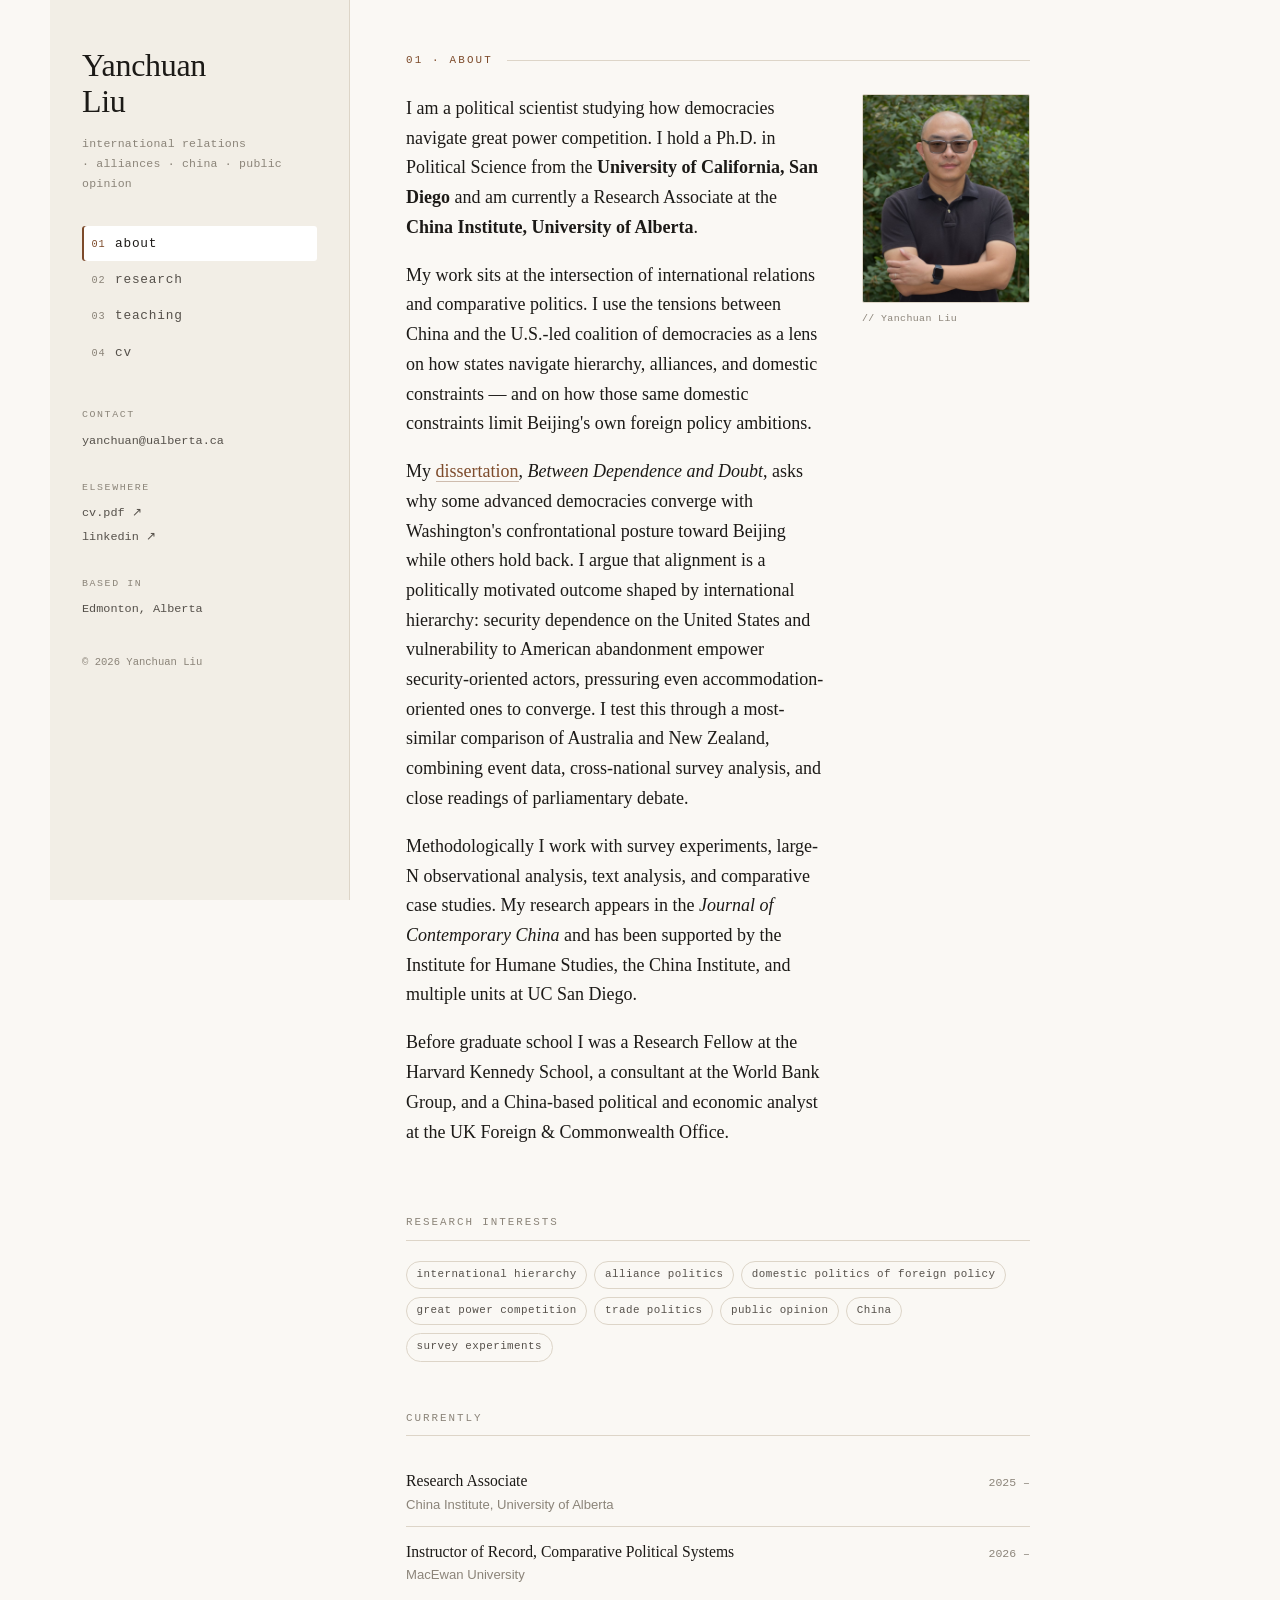
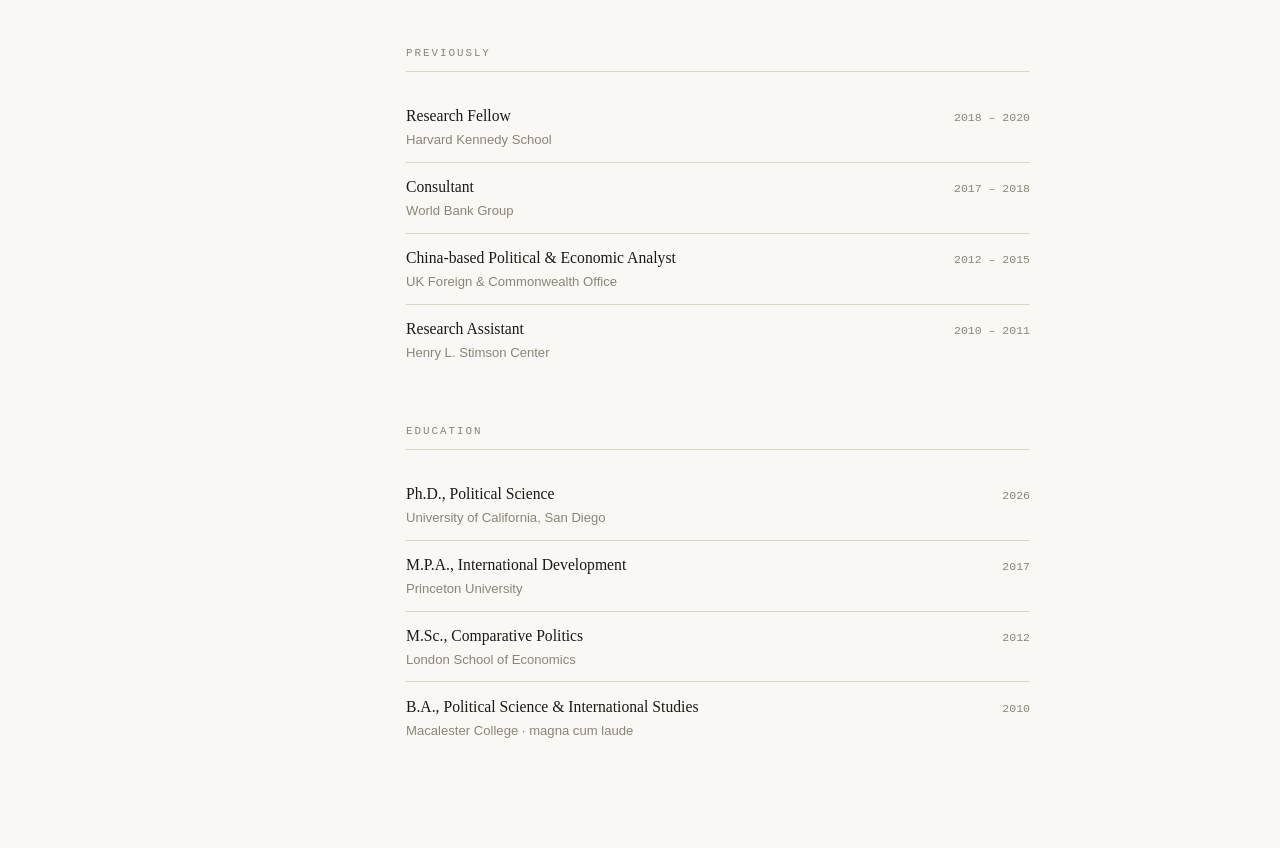
<file: index.html>
<!DOCTYPE html>
<html lang="en">
<head>
<meta charset="utf-8">
<meta name="viewport" content="width=device-width, initial-scale=1">
<title>Yanchuan Liu — Political Scientist</title>
<meta name="description" content="Yanchuan (Yan) Liu is a political scientist studying international hierarchy, alliance politics, and the domestic politics of foreign policy toward China.">
<meta property="og:title" content="Yanchuan Liu — Political Scientist">
<meta property="og:description" content="Political scientist studying international hierarchy, alliance politics, and the domestic politics of foreign policy toward China.">
<meta property="og:type" content="website">
<link rel="stylesheet" href="styles.css">
</head>
<body>
<div class="wrap">

  <aside class="sidebar">
    <h1 class="name"><a href="index.html">Yanchuan<br>Liu</a></h1>
    <p class="tagline">
      international relations<br>
      · alliances · china · public opinion
    </p>

    <ul class="nav">
      <li><a class="active" href="index.html"><span class="n">01</span> About</a></li>
      <li><a href="research.html"><span class="n">02</span> Research</a></li>
      <li><a href="teaching.html"><span class="n">03</span> Teaching</a></li>
      <li><a href="cv.html"><span class="n">04</span> CV</a></li>
    </ul>

    <div class="meta">
      <div class="block">
        <span class="label">Contact</span>
        <a href="mailto:yanchuan@ualberta.ca">yanchuan@ualberta.ca</a>
      </div>
      <div class="block">
        <span class="label">Elsewhere</span>
        <a href="cv.pdf">cv.pdf&nbsp;↗</a><br>
        <a href="https://ca.linkedin.com/in/yanchuanliu">linkedin&nbsp;↗</a>
      </div>
      <div class="block">
        <span class="label">Based in</span>
        Edmonton, Alberta
      </div>
    </div>

    <p class="copyright">© 2026 Yanchuan Liu</p>
  </aside>

  <main>
    <p class="eyebrow">01 · About</p>

    <div class="intro">
      <div>
        <p>I am a political scientist studying how democracies navigate great power competition. I hold a Ph.D. in Political Science from the <strong>University of California, San Diego</strong> and am currently a Research Associate at the <strong>China Institute, University of Alberta</strong>.</p>

        <p>My work sits at the intersection of international relations and comparative politics. I use the tensions between China and the U.S.-led coalition of democracies as a lens on how states navigate hierarchy, alliances, and domestic constraints — and on how those same domestic constraints limit Beijing's own foreign policy ambitions.</p>

        <p>My <a href="research.html">dissertation</a>, <em>Between Dependence and Doubt</em>, asks why some advanced democracies converge with Washington's confrontational posture toward Beijing while others hold back. I argue that alignment is a politically motivated outcome shaped by international hierarchy: security dependence on the United States and vulnerability to American abandonment empower security-oriented actors, pressuring even accommodation-oriented ones to converge. I test this through a most-similar comparison of Australia and New Zealand, combining event data, cross-national survey analysis, and close readings of parliamentary debate.</p>

        <p>Methodologically I work with survey experiments, large-N observational analysis, text analysis, and comparative case studies. My research appears in the <em>Journal of Contemporary China</em> and has been supported by the Institute for Humane Studies, the China Institute, and multiple units at UC San Diego.</p>

        <p>Before graduate school I was a Research Fellow at the Harvard Kennedy School, a consultant at the World Bank Group, and a China-based political and economic analyst at the UK Foreign &amp; Commonwealth Office.</p>
      </div>

      <figure style="margin:0">
        <img class="headshot" src="headshot.jpg" alt="Yanchuan Liu">
        <figcaption class="headshot-cap">// Yanchuan Liu</figcaption>
      </figure>
    </div>

    <h3>Research interests</h3>
    <ul class="tags">
      <li>international hierarchy</li>
      <li>alliance politics</li>
      <li>domestic politics of foreign policy</li>
      <li>great power competition</li>
      <li>trade politics</li>
      <li>public opinion</li>
      <li>China</li>
      <li>survey experiments</li>
    </ul>

    <h3>Currently</h3>
    <div class="rows">
      <div class="row">
        <span class="what">Research Associate<span class="sub">China Institute, University of Alberta</span></span>
        <span class="when">2025 –</span>
      </div>
      <div class="row">
        <span class="what">Instructor of Record, Comparative Political Systems<span class="sub">MacEwan University</span></span>
        <span class="when">2026 –</span>
      </div>
    </div>

    <h3>Previously</h3>
    <div class="rows">
      <div class="row">
        <span class="what">Research Fellow<span class="sub">Harvard Kennedy School</span></span>
        <span class="when">2018 – 2020</span>
      </div>
      <div class="row">
        <span class="what">Consultant<span class="sub">World Bank Group</span></span>
        <span class="when">2017 – 2018</span>
      </div>
      <div class="row">
        <span class="what">China-based Political &amp; Economic Analyst<span class="sub">UK Foreign &amp; Commonwealth Office</span></span>
        <span class="when">2012 – 2015</span>
      </div>
      <div class="row">
        <span class="what">Research Assistant<span class="sub">Henry L. Stimson Center</span></span>
        <span class="when">2010 – 2011</span>
      </div>
    </div>

    <h3>Education</h3>
    <div class="rows">
      <div class="row">
        <span class="what">Ph.D., Political Science<span class="sub">University of California, San Diego</span></span>
        <span class="when">2026</span>
      </div>
      <div class="row">
        <span class="what">M.P.A., International Development<span class="sub">Princeton University</span></span>
        <span class="when">2017</span>
      </div>
      <div class="row">
        <span class="what">M.Sc., Comparative Politics<span class="sub">London School of Economics</span></span>
        <span class="when">2012</span>
      </div>
      <div class="row">
        <span class="what">B.A., Political Science &amp; International Studies<span class="sub">Macalester College · magna cum laude</span></span>
        <span class="when">2010</span>
      </div>
    </div>
  </main>

</div>
</body>
</html>
</file>
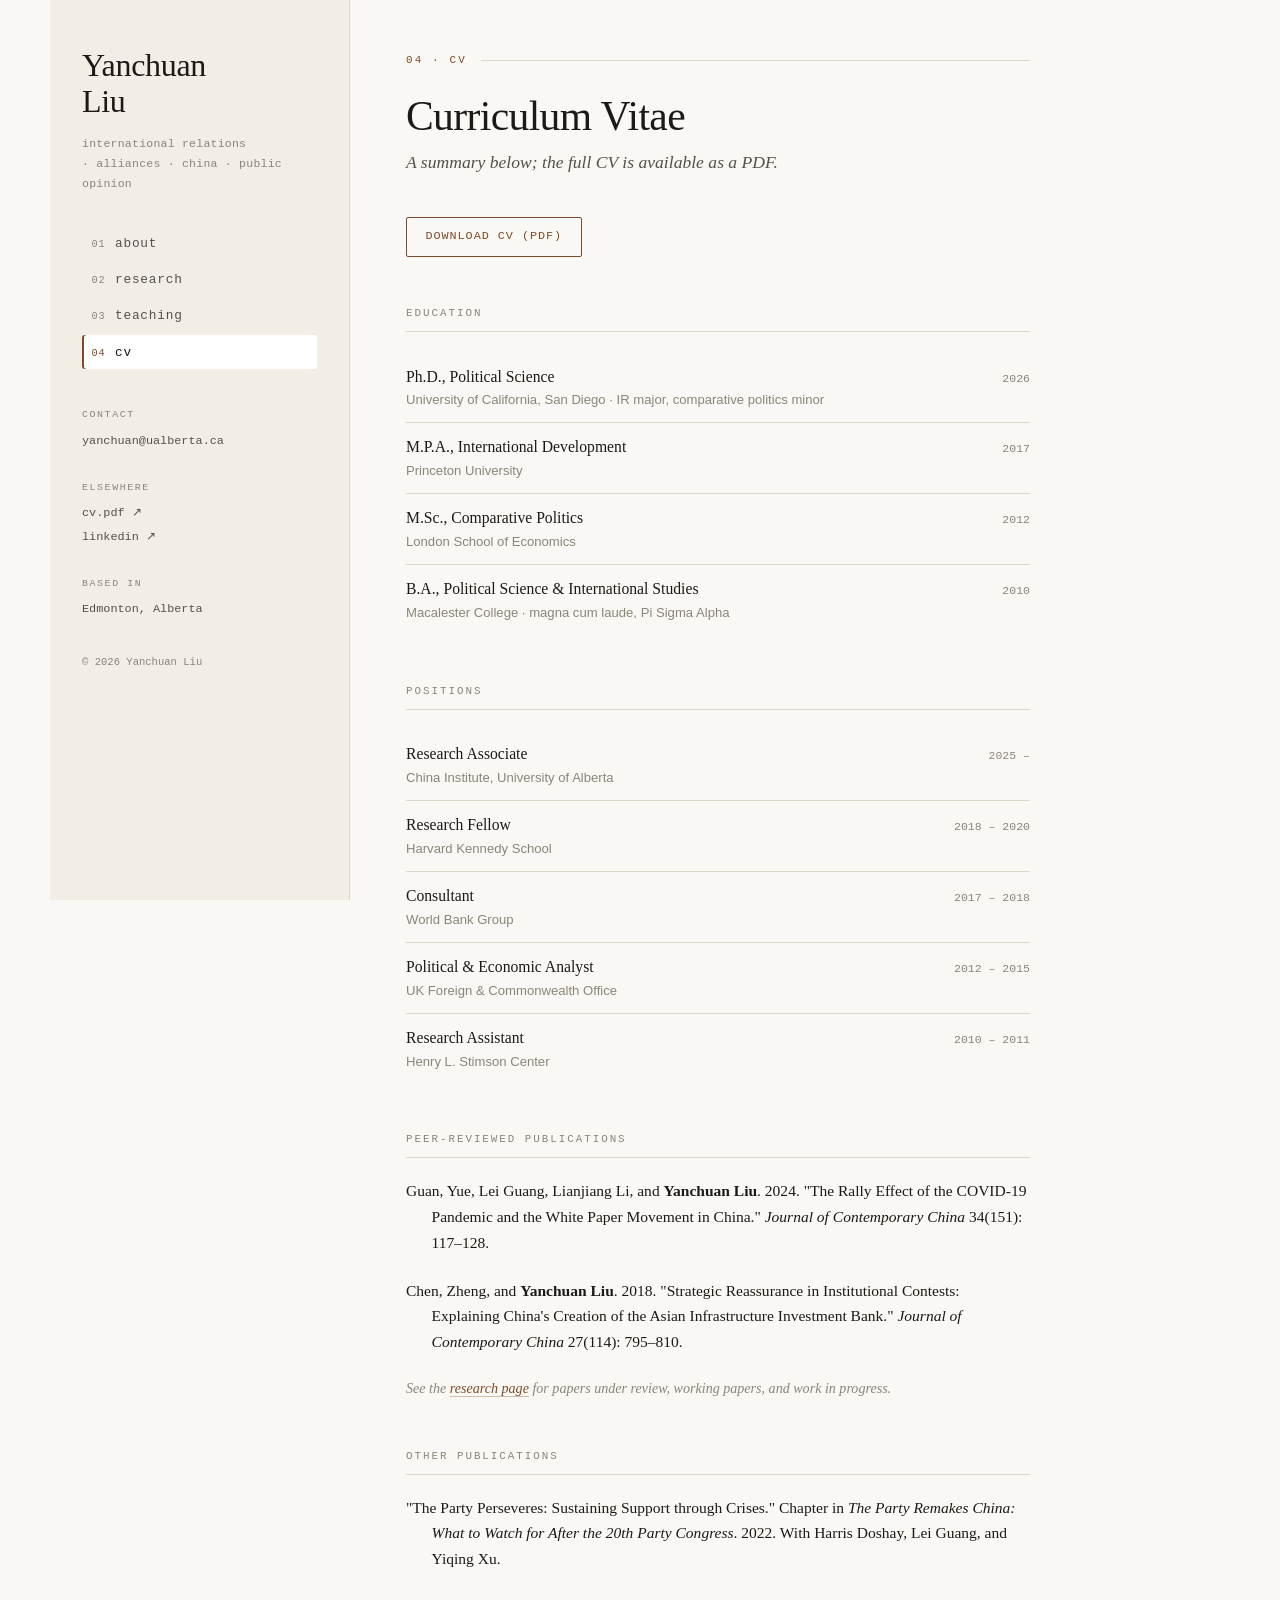
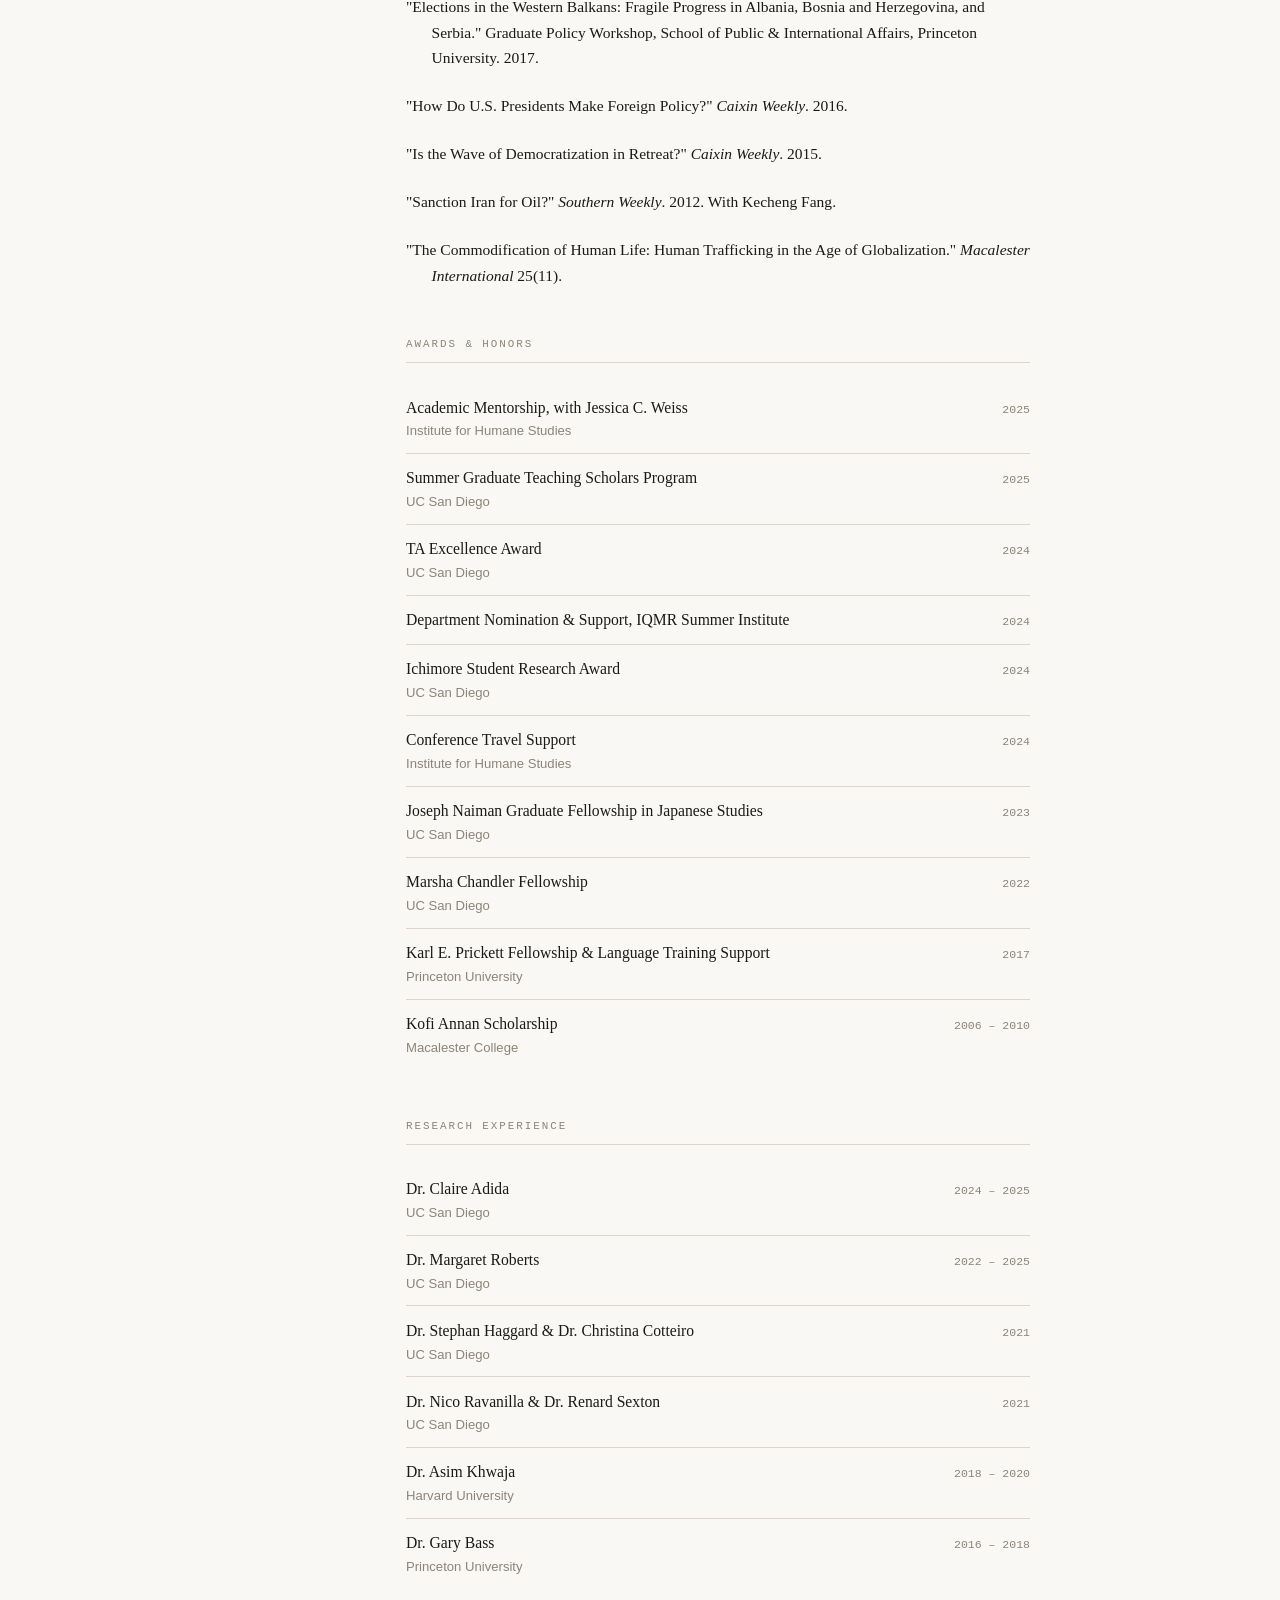
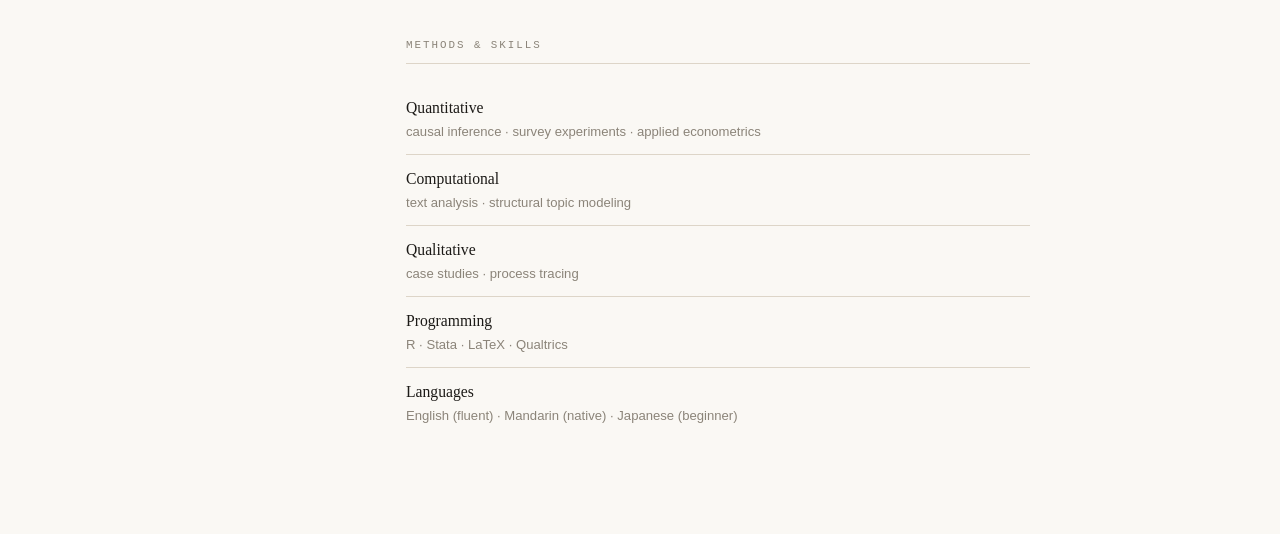
<file: cv.html>
<!DOCTYPE html>
<html lang="en">
<head>
<meta charset="utf-8">
<meta name="viewport" content="width=device-width, initial-scale=1">
<title>CV — Yanchuan Liu</title>
<meta name="description" content="Curriculum vitae of Yanchuan Liu: education, positions, publications, awards, and methods training.">
<meta property="og:title" content="CV — Yanchuan Liu">
<meta property="og:description" content="Curriculum vitae: education, positions, publications, awards, and methods training.">
<meta property="og:type" content="website">
<link rel="stylesheet" href="styles.css">
</head>
<body>
<div class="wrap">

  <aside class="sidebar">
    <h1 class="name"><a href="index.html">Yanchuan<br>Liu</a></h1>
    <p class="tagline">
      international relations<br>
      · alliances · china · public opinion
    </p>

    <ul class="nav">
      <li><a href="index.html"><span class="n">01</span> About</a></li>
      <li><a href="research.html"><span class="n">02</span> Research</a></li>
      <li><a href="teaching.html"><span class="n">03</span> Teaching</a></li>
      <li><a class="active" href="cv.html"><span class="n">04</span> CV</a></li>
    </ul>

    <div class="meta">
      <div class="block">
        <span class="label">Contact</span>
        <a href="mailto:yanchuan@ualberta.ca">yanchuan@ualberta.ca</a>
      </div>
      <div class="block">
        <span class="label">Elsewhere</span>
        <a href="cv.pdf">cv.pdf&nbsp;↗</a><br>
        <a href="https://ca.linkedin.com/in/yanchuanliu">linkedin&nbsp;↗</a>
      </div>
      <div class="block">
        <span class="label">Based in</span>
        Edmonton, Alberta
      </div>
    </div>

    <p class="copyright">© 2026 Yanchuan Liu</p>
  </aside>

  <main>
    <p class="eyebrow">04 · CV</p>
    <h1>Curriculum Vitae</h1>
    <p class="lede">A summary below; the full CV is available as a PDF.</p>

    <p><a class="btn" href="cv.pdf">Download CV (PDF)</a></p>

    <h3>Education</h3>
    <div class="rows">
      <div class="row"><span class="what">Ph.D., Political Science<span class="sub">University of California, San Diego · IR major, comparative politics minor</span></span><span class="when">2026</span></div>
      <div class="row"><span class="what">M.P.A., International Development<span class="sub">Princeton University</span></span><span class="when">2017</span></div>
      <div class="row"><span class="what">M.Sc., Comparative Politics<span class="sub">London School of Economics</span></span><span class="when">2012</span></div>
      <div class="row"><span class="what">B.A., Political Science &amp; International Studies<span class="sub">Macalester College · magna cum laude, Pi Sigma Alpha</span></span><span class="when">2010</span></div>
    </div>

    <h3>Positions</h3>
    <div class="rows">
      <div class="row"><span class="what">Research Associate<span class="sub">China Institute, University of Alberta</span></span><span class="when">2025 –</span></div>
      <div class="row"><span class="what">Research Fellow<span class="sub">Harvard Kennedy School</span></span><span class="when">2018 – 2020</span></div>
      <div class="row"><span class="what">Consultant<span class="sub">World Bank Group</span></span><span class="when">2017 – 2018</span></div>
      <div class="row"><span class="what">Political &amp; Economic Analyst<span class="sub">UK Foreign &amp; Commonwealth Office</span></span><span class="when">2012 – 2015</span></div>
      <div class="row"><span class="what">Research Assistant<span class="sub">Henry L. Stimson Center</span></span><span class="when">2010 – 2011</span></div>
    </div>

    <h3>Peer-reviewed publications</h3>
    <p class="cite">Guan, Yue, Lei Guang, Lianjiang Li, and <strong>Yanchuan Liu</strong>. 2024. "The Rally Effect of the COVID-19 Pandemic and the White Paper Movement in China." <em>Journal of Contemporary China</em> 34(151): 117–128.</p>
    <p class="cite">Chen, Zheng, and <strong>Yanchuan Liu</strong>. 2018. "Strategic Reassurance in Institutional Contests: Explaining China's Creation of the Asian Infrastructure Investment Bank." <em>Journal of Contemporary China</em> 27(114): 795–810.</p>
    <p class="note">See the <a href="research.html">research page</a> for papers under review, working papers, and work in progress.</p>

    <h3>Other publications</h3>
    <p class="cite">"The Party Perseveres: Sustaining Support through Crises." Chapter in <em>The Party Remakes China: What to Watch for After the 20th Party Congress</em>. 2022. With Harris Doshay, Lei Guang, and Yiqing Xu.</p>
    <p class="cite">"Elections in the Western Balkans: Fragile Progress in Albania, Bosnia and Herzegovina, and Serbia." Graduate Policy Workshop, School of Public &amp; International Affairs, Princeton University. 2017.</p>
    <p class="cite">"How Do U.S. Presidents Make Foreign Policy?" <em>Caixin Weekly</em>. 2016.</p>
    <p class="cite">"Is the Wave of Democratization in Retreat?" <em>Caixin Weekly</em>. 2015.</p>
    <p class="cite">"Sanction Iran for Oil?" <em>Southern Weekly</em>. 2012. With Kecheng Fang.</p>
    <p class="cite">"The Commodification of Human Life: Human Trafficking in the Age of Globalization." <em>Macalester International</em> 25(11).</p>

    <h3>Awards &amp; honors</h3>
    <div class="rows">
      <div class="row"><span class="what">Academic Mentorship, with Jessica C. Weiss<span class="sub">Institute for Humane Studies</span></span><span class="when">2025</span></div>
      <div class="row"><span class="what">Summer Graduate Teaching Scholars Program<span class="sub">UC San Diego</span></span><span class="when">2025</span></div>
      <div class="row"><span class="what">TA Excellence Award<span class="sub">UC San Diego</span></span><span class="when">2024</span></div>
      <div class="row"><span class="what">Department Nomination &amp; Support, IQMR Summer Institute</span><span class="when">2024</span></div>
      <div class="row"><span class="what">Ichimore Student Research Award<span class="sub">UC San Diego</span></span><span class="when">2024</span></div>
      <div class="row"><span class="what">Conference Travel Support<span class="sub">Institute for Humane Studies</span></span><span class="when">2024</span></div>
      <div class="row"><span class="what">Joseph Naiman Graduate Fellowship in Japanese Studies<span class="sub">UC San Diego</span></span><span class="when">2023</span></div>
      <div class="row"><span class="what">Marsha Chandler Fellowship<span class="sub">UC San Diego</span></span><span class="when">2022</span></div>
      <div class="row"><span class="what">Karl E. Prickett Fellowship &amp; Language Training Support<span class="sub">Princeton University</span></span><span class="when">2017</span></div>
      <div class="row"><span class="what">Kofi Annan Scholarship<span class="sub">Macalester College</span></span><span class="when">2006 – 2010</span></div>
    </div>

    <h3>Research experience</h3>
    <div class="rows">
      <div class="row"><span class="what">Dr. Claire Adida<span class="sub">UC San Diego</span></span><span class="when">2024 – 2025</span></div>
      <div class="row"><span class="what">Dr. Margaret Roberts<span class="sub">UC San Diego</span></span><span class="when">2022 – 2025</span></div>
      <div class="row"><span class="what">Dr. Stephan Haggard &amp; Dr. Christina Cotteiro<span class="sub">UC San Diego</span></span><span class="when">2021</span></div>
      <div class="row"><span class="what">Dr. Nico Ravanilla &amp; Dr. Renard Sexton<span class="sub">UC San Diego</span></span><span class="when">2021</span></div>
      <div class="row"><span class="what">Dr. Asim Khwaja<span class="sub">Harvard University</span></span><span class="when">2018 – 2020</span></div>
      <div class="row"><span class="what">Dr. Gary Bass<span class="sub">Princeton University</span></span><span class="when">2016 – 2018</span></div>
    </div>

    <h3>Methods &amp; skills</h3>
    <div class="rows">
      <div class="row"><span class="what">Quantitative<span class="sub">causal inference · survey experiments · applied econometrics</span></span><span class="when"></span></div>
      <div class="row"><span class="what">Computational<span class="sub">text analysis · structural topic modeling</span></span><span class="when"></span></div>
      <div class="row"><span class="what">Qualitative<span class="sub">case studies · process tracing</span></span><span class="when"></span></div>
      <div class="row"><span class="what">Programming<span class="sub">R · Stata · LaTeX · Qualtrics</span></span><span class="when"></span></div>
      <div class="row"><span class="what">Languages<span class="sub">English (fluent) · Mandarin (native) · Japanese (beginner)</span></span><span class="when"></span></div>
    </div>
  </main>

</div>
</body>
</html>
</file>
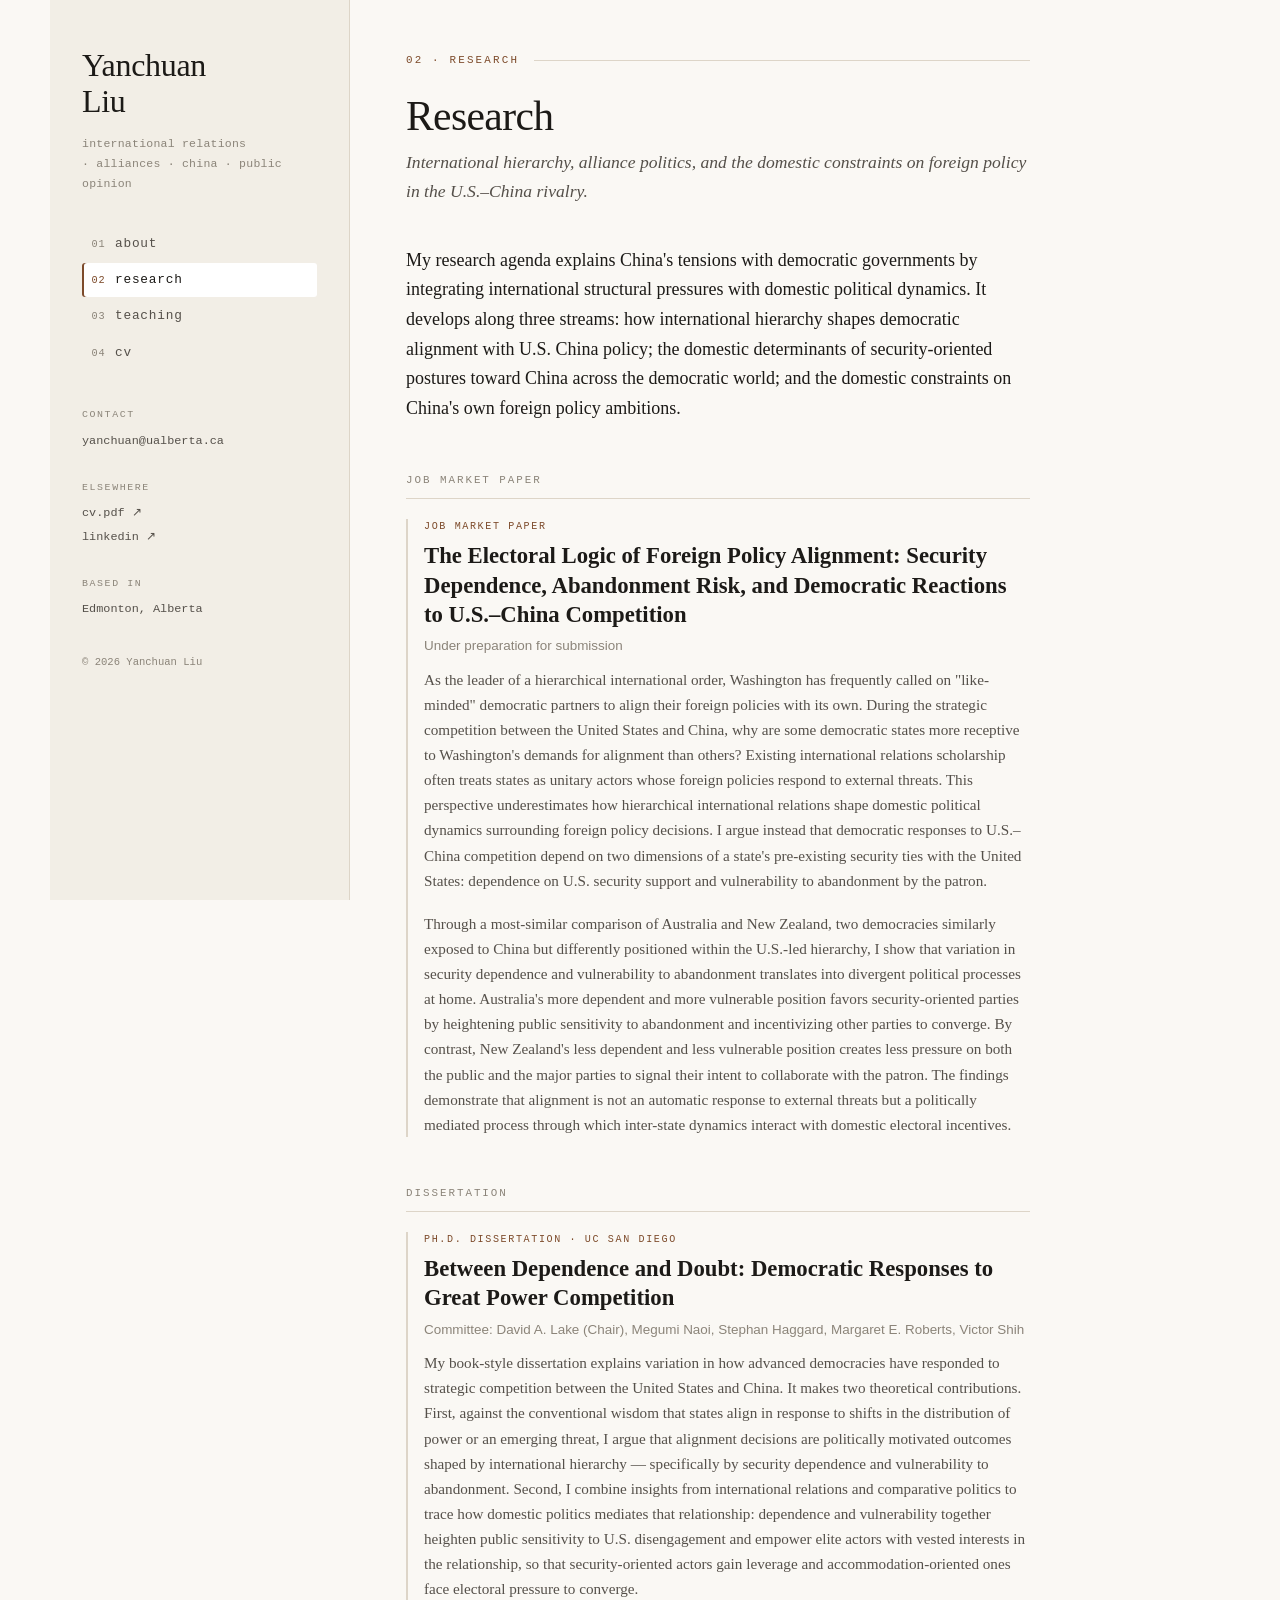
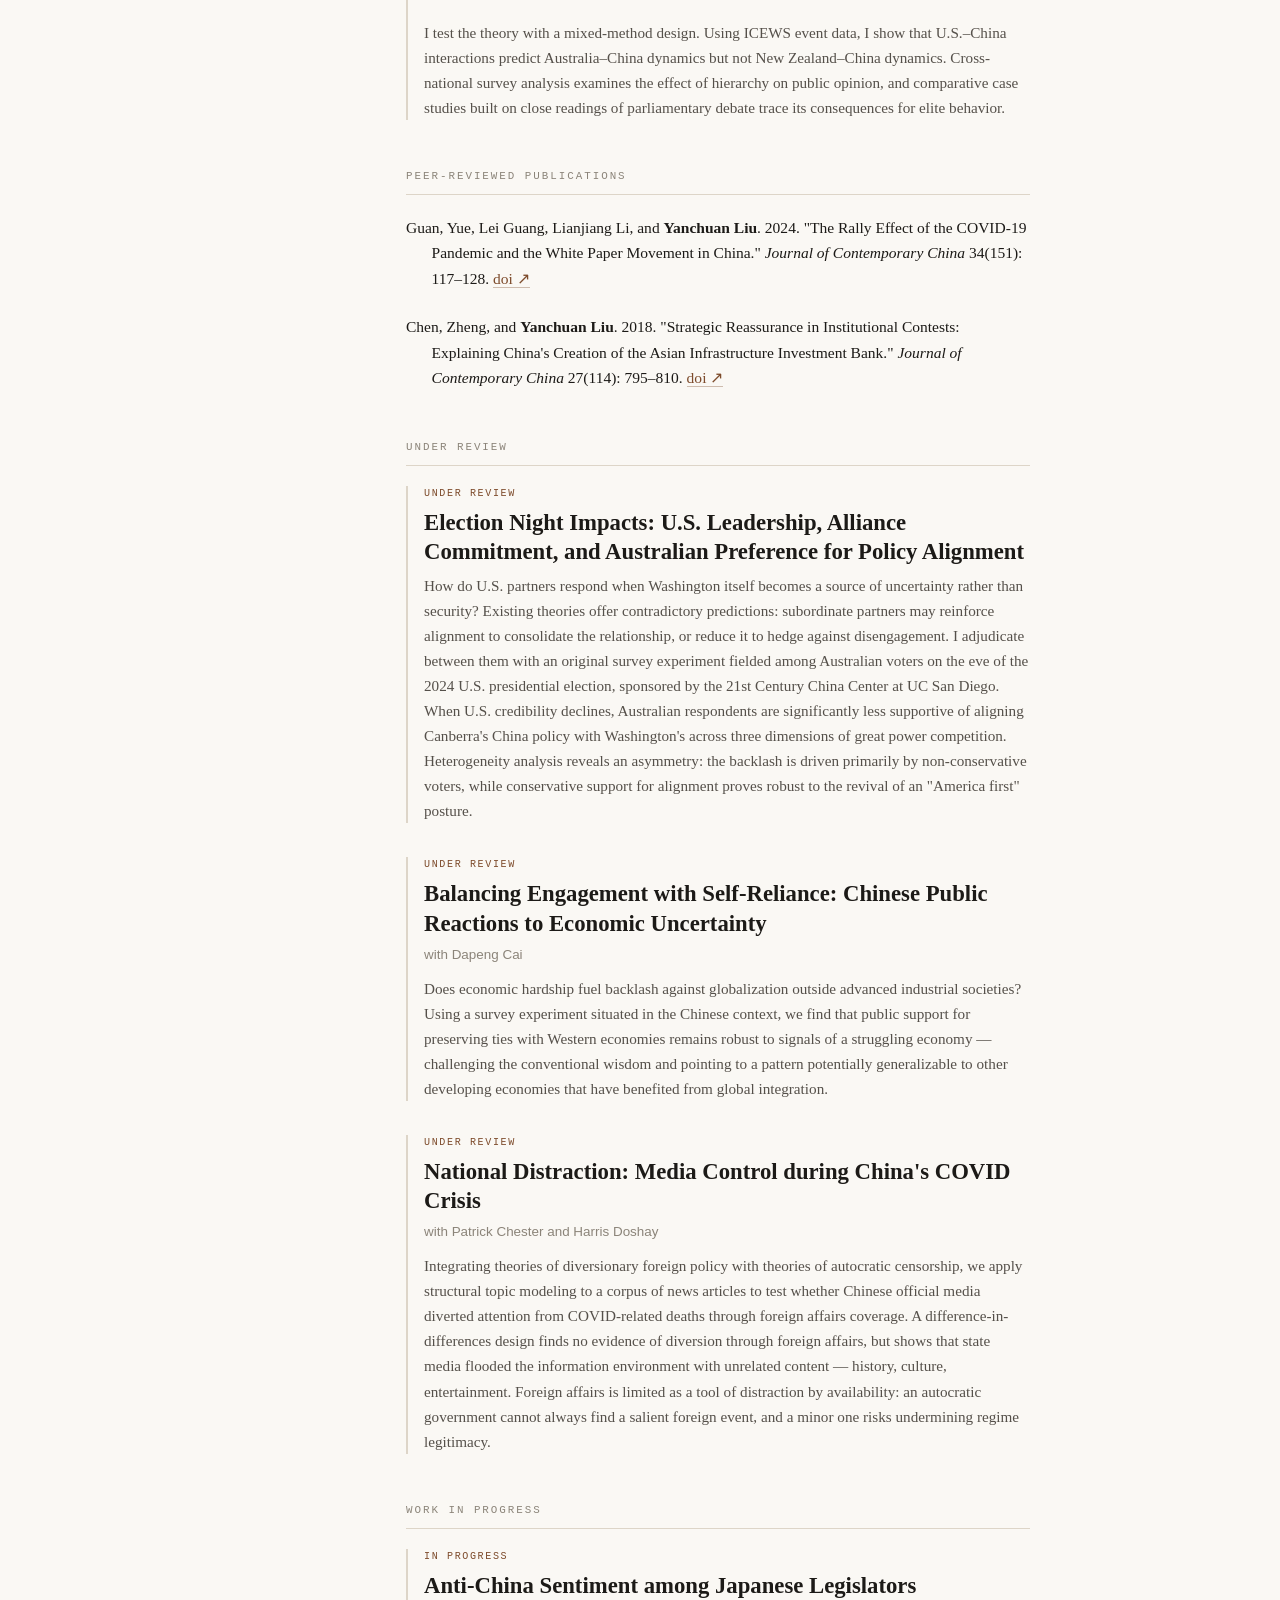
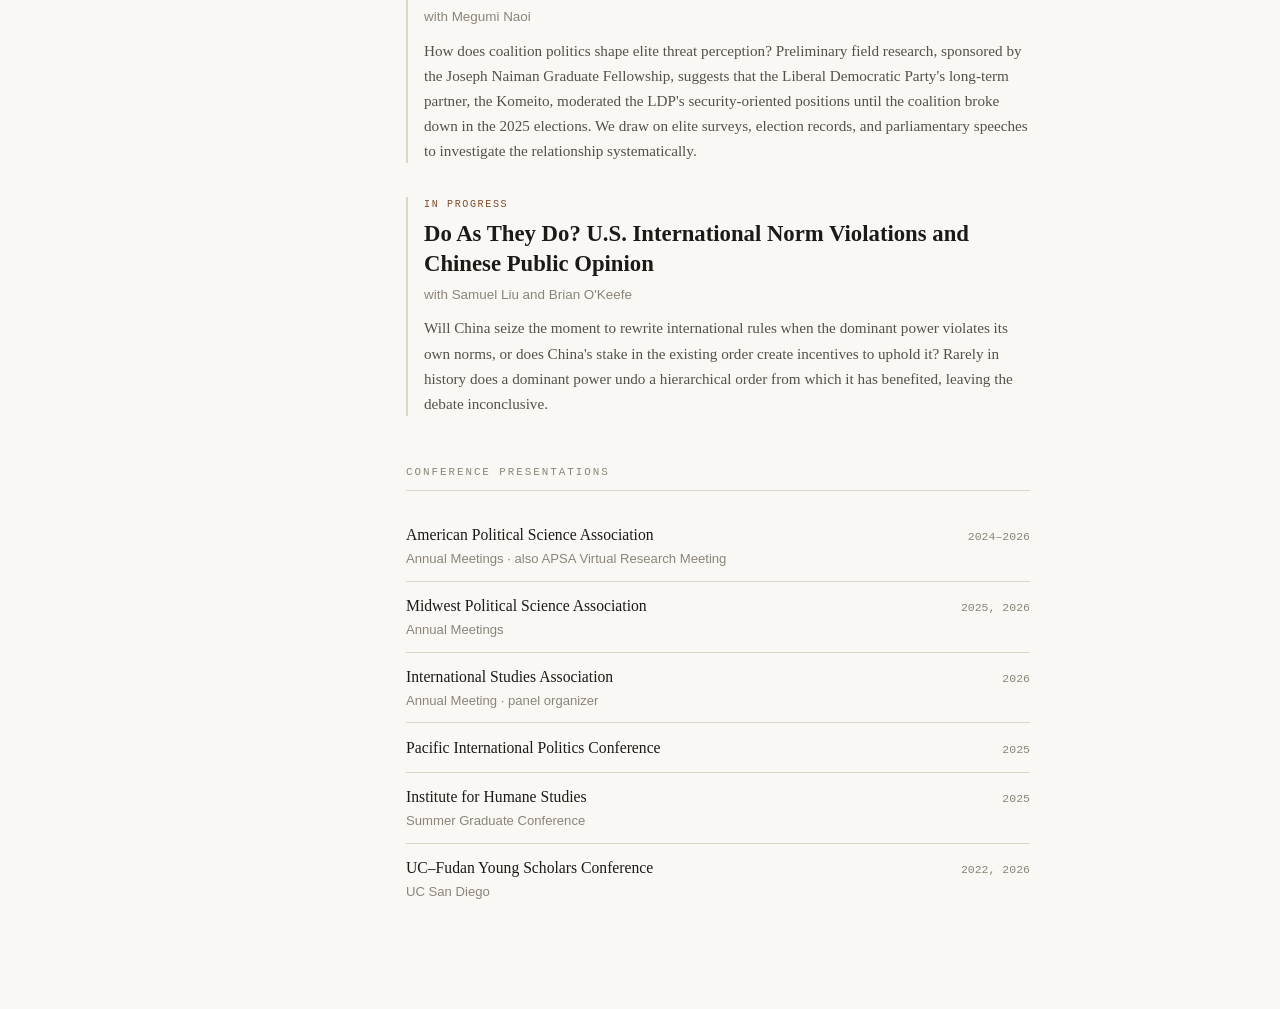
<file: research.html>
<!DOCTYPE html>
<html lang="en">
<head>
<meta charset="utf-8">
<meta name="viewport" content="width=device-width, initial-scale=1">
<title>Research — Yanchuan Liu</title>
<meta name="description" content="Research by Yanchuan Liu: international hierarchy, democratic alignment with U.S. China policy, and the domestic constraints on Chinese foreign policy.">
<meta property="og:title" content="Research — Yanchuan Liu">
<meta property="og:description" content="International hierarchy, democratic alignment with U.S. China policy, and the domestic constraints on Chinese foreign policy.">
<meta property="og:type" content="website">
<link rel="stylesheet" href="styles.css">
</head>
<body>
<div class="wrap">

  <aside class="sidebar">
    <h1 class="name"><a href="index.html">Yanchuan<br>Liu</a></h1>
    <p class="tagline">
      international relations<br>
      · alliances · china · public opinion
    </p>

    <ul class="nav">
      <li><a href="index.html"><span class="n">01</span> About</a></li>
      <li><a class="active" href="research.html"><span class="n">02</span> Research</a></li>
      <li><a href="teaching.html"><span class="n">03</span> Teaching</a></li>
      <li><a href="cv.html"><span class="n">04</span> CV</a></li>
    </ul>

    <div class="meta">
      <div class="block">
        <span class="label">Contact</span>
        <a href="mailto:yanchuan@ualberta.ca">yanchuan@ualberta.ca</a>
      </div>
      <div class="block">
        <span class="label">Elsewhere</span>
        <a href="cv.pdf">cv.pdf&nbsp;↗</a><br>
        <a href="https://ca.linkedin.com/in/yanchuanliu">linkedin&nbsp;↗</a>
      </div>
      <div class="block">
        <span class="label">Based in</span>
        Edmonton, Alberta
      </div>
    </div>

    <p class="copyright">© 2026 Yanchuan Liu</p>
  </aside>

  <main>
    <p class="eyebrow">02 · Research</p>
    <h1>Research</h1>
    <p class="lede">International hierarchy, alliance politics, and the domestic constraints on foreign policy in the U.S.–China rivalry.</p>

    <p>My research agenda explains China's tensions with democratic governments by integrating international structural pressures with domestic political dynamics. It develops along three streams: how international hierarchy shapes democratic alignment with U.S. China policy; the domestic determinants of security-oriented postures toward China across the democratic world; and the domestic constraints on China's own foreign policy ambitions.</p>

    <h3>Job market paper</h3>

    <div class="entry">
      <p class="kicker">Job market paper</p>
      <h2>The Electoral Logic of Foreign Policy Alignment: Security Dependence, Abandonment Risk, and Democratic Reactions to U.S.–China Competition</h2>
      <p class="byline">Under preparation for submission</p>
      <p class="abstract">As the leader of a hierarchical international order, Washington has frequently called on "like-minded" democratic partners to align their foreign policies with its own. During the strategic competition between the United States and China, why are some democratic states more receptive to Washington's demands for alignment than others? Existing international relations scholarship often treats states as unitary actors whose foreign policies respond to external threats. This perspective underestimates how hierarchical international relations shape domestic political dynamics surrounding foreign policy decisions. I argue instead that democratic responses to U.S.–China competition depend on two dimensions of a state's pre-existing security ties with the United States: dependence on U.S. security support and vulnerability to abandonment by the patron.</p>
      <p class="abstract">Through a most-similar comparison of Australia and New Zealand, two democracies similarly exposed to China but differently positioned within the U.S.-led hierarchy, I show that variation in security dependence and vulnerability to abandonment translates into divergent political processes at home. Australia's more dependent and more vulnerable position favors security-oriented parties by heightening public sensitivity to abandonment and incentivizing other parties to converge. By contrast, New Zealand's less dependent and less vulnerable position creates less pressure on both the public and the major parties to signal their intent to collaborate with the patron. The findings demonstrate that alignment is not an automatic response to external threats but a politically mediated process through which inter-state dynamics interact with domestic electoral incentives.</p>
      <!-- When you are ready to post the PDF, upload it to the repository as jmp.pdf and uncomment: -->
      <!-- <p style="margin-top:1rem"><a class="btn" href="jmp.pdf">Read the paper (PDF)</a></p> -->
    </div>

    <h3>Dissertation</h3>

    <div class="entry">
      <p class="kicker">Ph.D. dissertation · UC San Diego</p>
      <h2>Between Dependence and Doubt: Democratic Responses to Great Power Competition</h2>
      <p class="byline">Committee: David A. Lake (Chair), Megumi Naoi, Stephan Haggard, Margaret E. Roberts, Victor Shih</p>
      <p class="abstract">My book-style dissertation explains variation in how advanced democracies have responded to strategic competition between the United States and China. It makes two theoretical contributions. First, against the conventional wisdom that states align in response to shifts in the distribution of power or an emerging threat, I argue that alignment decisions are politically motivated outcomes shaped by international hierarchy — specifically by security dependence and vulnerability to abandonment. Second, I combine insights from international relations and comparative politics to trace how domestic politics mediates that relationship: dependence and vulnerability together heighten public sensitivity to U.S. disengagement and empower elite actors with vested interests in the relationship, so that security-oriented actors gain leverage and accommodation-oriented ones face electoral pressure to converge.</p>
      <p class="abstract">I test the theory with a mixed-method design. Using ICEWS event data, I show that U.S.–China interactions predict Australia–China dynamics but not New Zealand–China dynamics. Cross-national survey analysis examines the effect of hierarchy on public opinion, and comparative case studies built on close readings of parliamentary debate trace its consequences for elite behavior.</p>
    </div>

    <h3>Peer-reviewed publications</h3>

    <p class="cite">Guan, Yue, Lei Guang, Lianjiang Li, and <strong>Yanchuan Liu</strong>. 2024. "The Rally Effect of the COVID-19 Pandemic and the White Paper Movement in China." <em>Journal of Contemporary China</em> 34(151): 117–128. <a href="https://doi.org/10.1080/10670564.2024.2356863">doi&nbsp;↗</a></p>

    <p class="cite">Chen, Zheng, and <strong>Yanchuan Liu</strong>. 2018. "Strategic Reassurance in Institutional Contests: Explaining China's Creation of the Asian Infrastructure Investment Bank." <em>Journal of Contemporary China</em> 27(114): 795–810. <a href="https://doi.org/10.1080/10670564.2018.1488098">doi&nbsp;↗</a></p>

    <h3>Under review</h3>

    <div class="entry">
      <p class="kicker">Under review</p>
      <h2>Election Night Impacts: U.S. Leadership, Alliance Commitment, and Australian Preference for Policy Alignment</h2>
      <p class="abstract">How do U.S. partners respond when Washington itself becomes a source of uncertainty rather than security? Existing theories offer contradictory predictions: subordinate partners may reinforce alignment to consolidate the relationship, or reduce it to hedge against disengagement. I adjudicate between them with an original survey experiment fielded among Australian voters on the eve of the 2024 U.S. presidential election, sponsored by the 21st Century China Center at UC San Diego. When U.S. credibility declines, Australian respondents are significantly less supportive of aligning Canberra's China policy with Washington's across three dimensions of great power competition. Heterogeneity analysis reveals an asymmetry: the backlash is driven primarily by non-conservative voters, while conservative support for alignment proves robust to the revival of an "America first" posture.</p>
    </div>

    <div class="entry">
      <p class="kicker">Under review</p>
      <h2>Balancing Engagement with Self-Reliance: Chinese Public Reactions to Economic Uncertainty</h2>
      <p class="byline">with Dapeng Cai</p>
      <p class="abstract">Does economic hardship fuel backlash against globalization outside advanced industrial societies? Using a survey experiment situated in the Chinese context, we find that public support for preserving ties with Western economies remains robust to signals of a struggling economy — challenging the conventional wisdom and pointing to a pattern potentially generalizable to other developing economies that have benefited from global integration.</p>
    </div>

    <div class="entry">
      <p class="kicker">Under review</p>
      <h2>National Distraction: Media Control during China's COVID Crisis</h2>
      <p class="byline">with Patrick Chester and Harris Doshay</p>
      <p class="abstract">Integrating theories of diversionary foreign policy with theories of autocratic censorship, we apply structural topic modeling to a corpus of news articles to test whether Chinese official media diverted attention from COVID-related deaths through foreign affairs coverage. A difference-in-differences design finds no evidence of diversion through foreign affairs, but shows that state media flooded the information environment with unrelated content — history, culture, entertainment. Foreign affairs is limited as a tool of distraction by availability: an autocratic government cannot always find a salient foreign event, and a minor one risks undermining regime legitimacy.</p>
    </div>

    <h3>Work in progress</h3>

    <div class="entry">
      <p class="kicker">In progress</p>
      <h2>Anti-China Sentiment among Japanese Legislators</h2>
      <p class="byline">with Megumi Naoi</p>
      <p class="abstract">How does coalition politics shape elite threat perception? Preliminary field research, sponsored by the Joseph Naiman Graduate Fellowship, suggests that the Liberal Democratic Party's long-term partner, the Komeito, moderated the LDP's security-oriented positions until the coalition broke down in the 2025 elections. We draw on elite surveys, election records, and parliamentary speeches to investigate the relationship systematically.</p>
    </div>

    <div class="entry">
      <p class="kicker">In progress</p>
      <h2>Do As They Do? U.S. International Norm Violations and Chinese Public Opinion</h2>
      <p class="byline">with Samuel Liu and Brian O'Keefe</p>
      <p class="abstract">Will China seize the moment to rewrite international rules when the dominant power violates its own norms, or does China's stake in the existing order create incentives to uphold it? Rarely in history does a dominant power undo a hierarchical order from which it has benefited, leaving the debate inconclusive.</p>
    </div>

    <h3>Conference presentations</h3>
    <div class="rows">
      <div class="row"><span class="what">American Political Science Association<span class="sub">Annual Meetings · also APSA Virtual Research Meeting</span></span><span class="when">2024–2026</span></div>
      <div class="row"><span class="what">Midwest Political Science Association<span class="sub">Annual Meetings</span></span><span class="when">2025, 2026</span></div>
      <div class="row"><span class="what">International Studies Association<span class="sub">Annual Meeting · panel organizer</span></span><span class="when">2026</span></div>
      <div class="row"><span class="what">Pacific International Politics Conference</span><span class="when">2025</span></div>
      <div class="row"><span class="what">Institute for Humane Studies<span class="sub">Summer Graduate Conference</span></span><span class="when">2025</span></div>
      <div class="row"><span class="what">UC–Fudan Young Scholars Conference<span class="sub">UC San Diego</span></span><span class="when">2022, 2026</span></div>
    </div>
  </main>

</div>
</body>
</html>
</file>
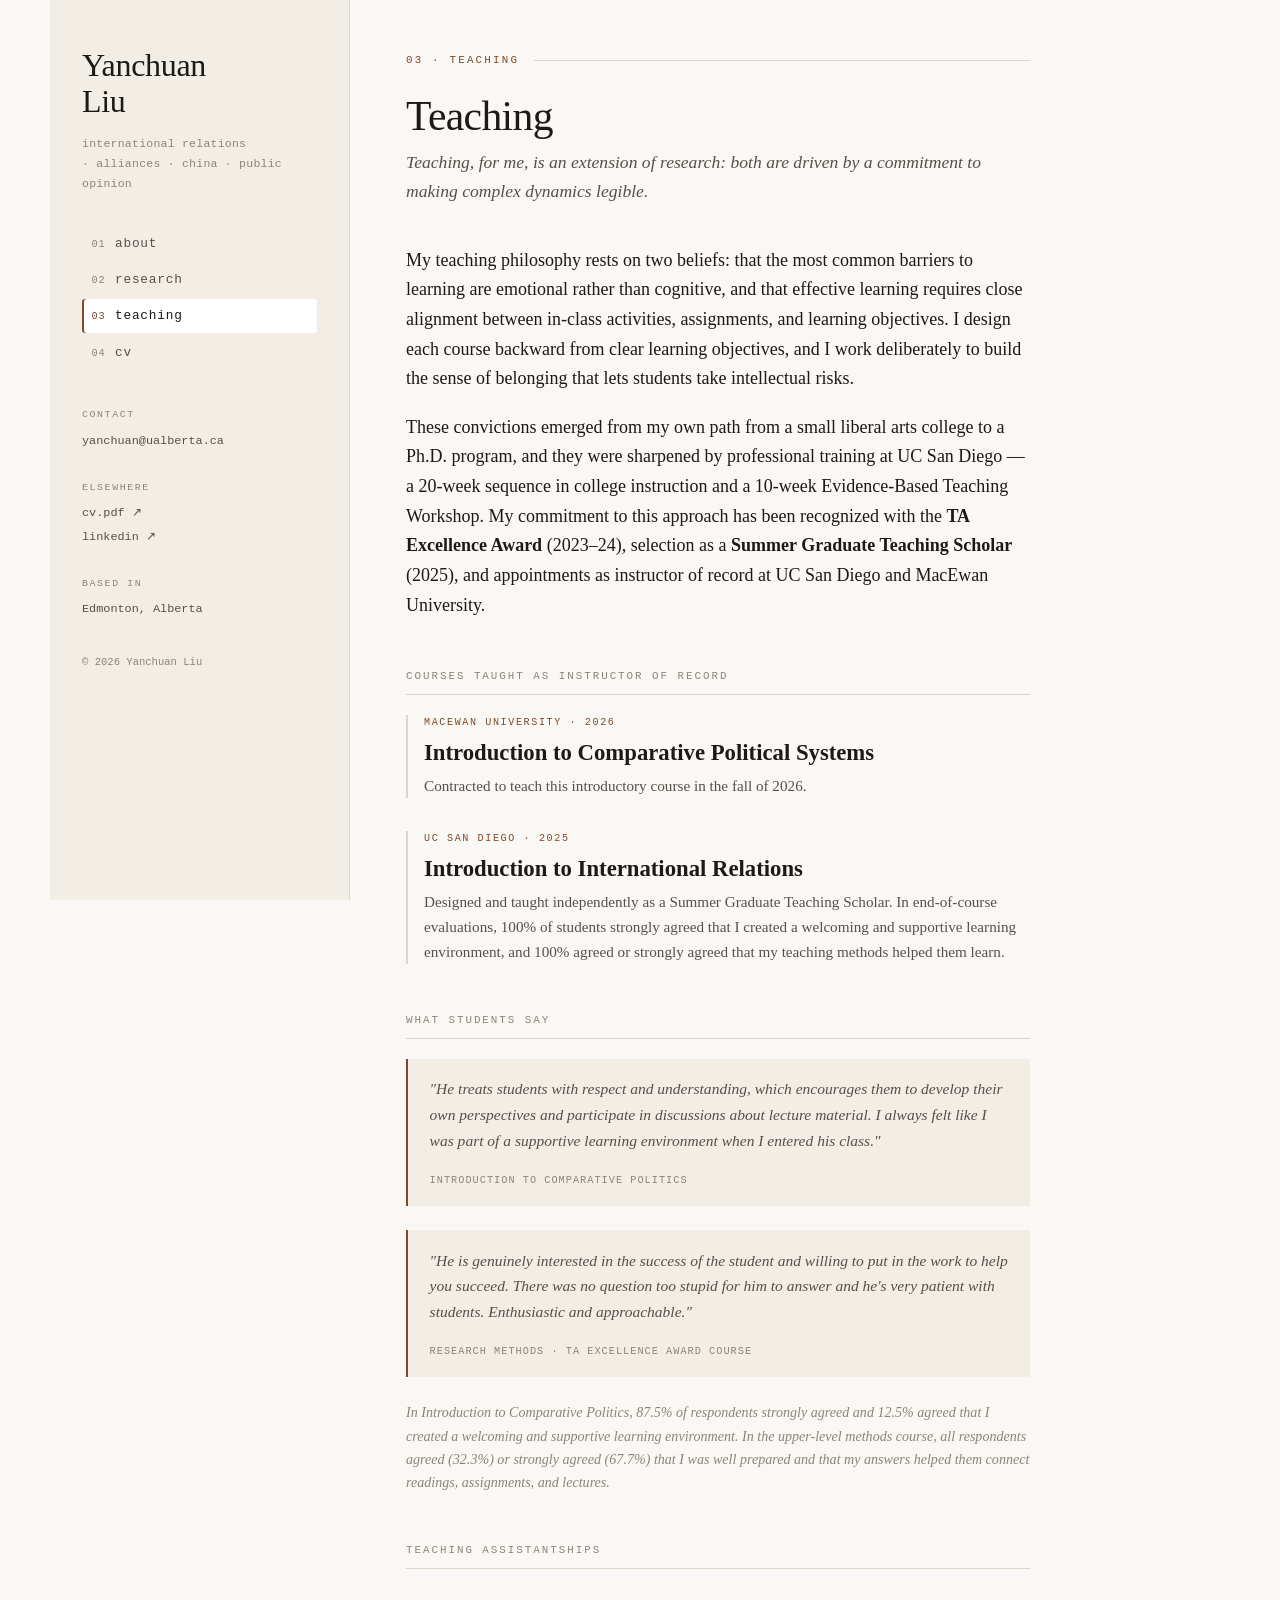
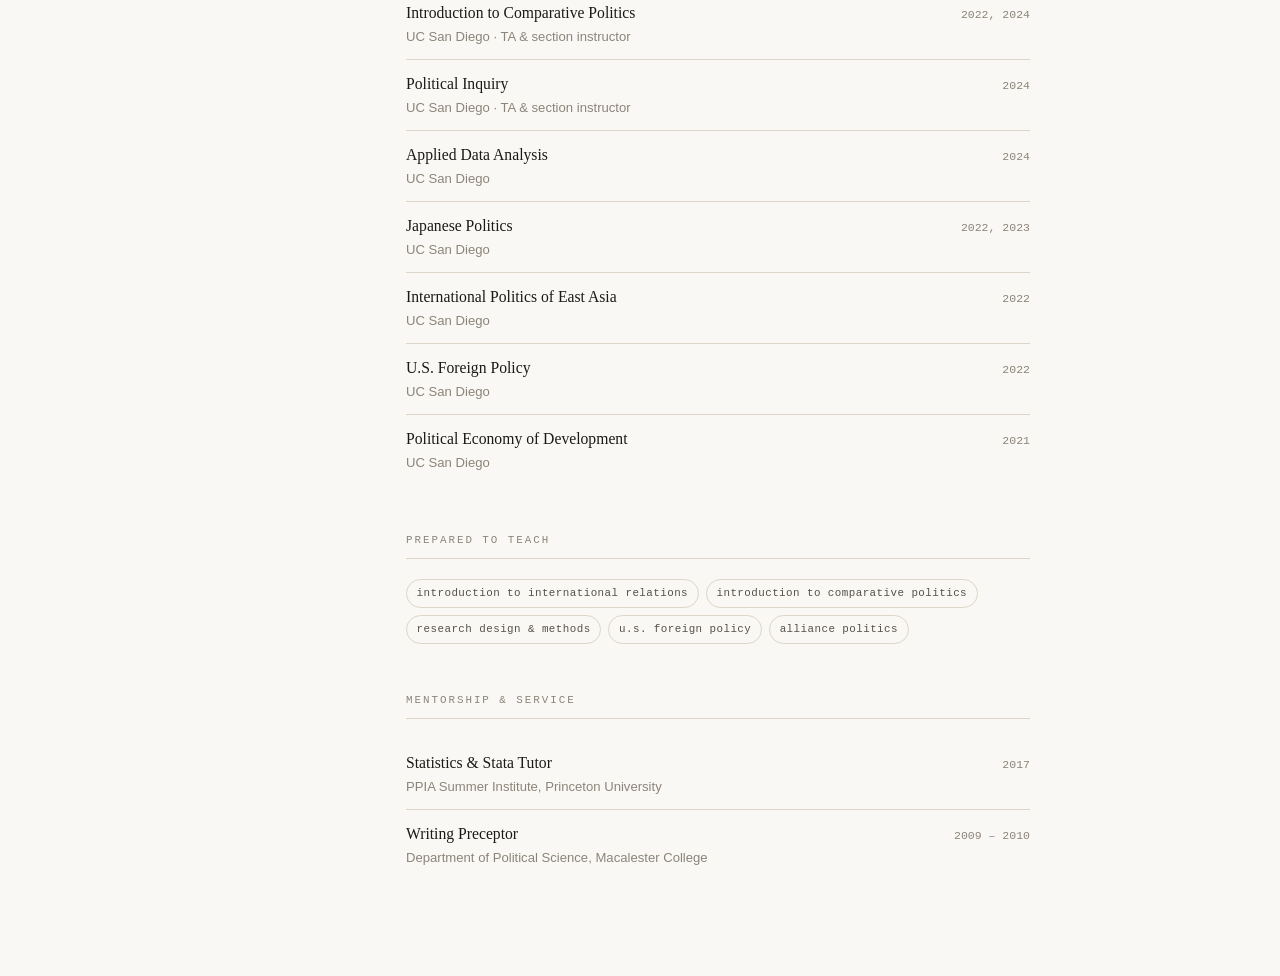
<file: teaching.html>
<!DOCTYPE html>
<html lang="en">
<head>
<meta charset="utf-8">
<meta name="viewport" content="width=device-width, initial-scale=1">
<title>Teaching — Yanchuan Liu</title>
<meta name="description" content="Teaching philosophy, courses, and student evaluations for Yanchuan Liu, instructor in international relations and comparative politics.">
<meta property="og:title" content="Teaching — Yanchuan Liu">
<meta property="og:description" content="Teaching philosophy, courses, and student evaluations.">
<meta property="og:type" content="website">
<link rel="stylesheet" href="styles.css">
</head>
<body>
<div class="wrap">

  <aside class="sidebar">
    <h1 class="name"><a href="index.html">Yanchuan<br>Liu</a></h1>
    <p class="tagline">
      international relations<br>
      · alliances · china · public opinion
    </p>

    <ul class="nav">
      <li><a href="index.html"><span class="n">01</span> About</a></li>
      <li><a href="research.html"><span class="n">02</span> Research</a></li>
      <li><a class="active" href="teaching.html"><span class="n">03</span> Teaching</a></li>
      <li><a href="cv.html"><span class="n">04</span> CV</a></li>
    </ul>

    <div class="meta">
      <div class="block">
        <span class="label">Contact</span>
        <a href="mailto:yanchuan@ualberta.ca">yanchuan@ualberta.ca</a>
      </div>
      <div class="block">
        <span class="label">Elsewhere</span>
        <a href="cv.pdf">cv.pdf&nbsp;↗</a><br>
        <a href="https://ca.linkedin.com/in/yanchuanliu">linkedin&nbsp;↗</a>
      </div>
      <div class="block">
        <span class="label">Based in</span>
        Edmonton, Alberta
      </div>
    </div>

    <p class="copyright">© 2026 Yanchuan Liu</p>
  </aside>

  <main>
    <p class="eyebrow">03 · Teaching</p>
    <h1>Teaching</h1>
    <p class="lede">Teaching, for me, is an extension of research: both are driven by a commitment to making complex dynamics legible.</p>

    <p>My teaching philosophy rests on two beliefs: that the most common barriers to learning are emotional rather than cognitive, and that effective learning requires close alignment between in-class activities, assignments, and learning objectives. I design each course backward from clear learning objectives, and I work deliberately to build the sense of belonging that lets students take intellectual risks.</p>

    <p>These convictions emerged from my own path from a small liberal arts college to a Ph.D. program, and they were sharpened by professional training at UC San Diego — a 20-week sequence in college instruction and a 10-week Evidence-Based Teaching Workshop. My commitment to this approach has been recognized with the <strong>TA Excellence Award</strong> (2023–24), selection as a <strong>Summer Graduate Teaching Scholar</strong> (2025), and appointments as instructor of record at UC San Diego and MacEwan University.</p>

    <h3>Courses taught as instructor of record</h3>

    <div class="entry">
      <p class="kicker">MacEwan University · 2026</p>
      <h2>Introduction to Comparative Political Systems</h2>
      <p class="abstract">Contracted to teach this introductory course in the fall of 2026.</p>
    </div>

    <div class="entry">
      <p class="kicker">UC San Diego · 2025</p>
      <h2>Introduction to International Relations</h2>
      <p class="abstract">Designed and taught independently as a Summer Graduate Teaching Scholar. In end-of-course evaluations, 100% of students strongly agreed that I created a welcoming and supportive learning environment, and 100% agreed or strongly agreed that my teaching methods helped them learn.</p>
    </div>

    <h3>What students say</h3>

    <div class="quote">
      <p>"He treats students with respect and understanding, which encourages them to develop their own perspectives and participate in discussions about lecture material. I always felt like I was part of a supportive learning environment when I entered his class."</p>
      <span class="src">Introduction to Comparative Politics</span>
    </div>

    <div class="quote">
      <p>"He is genuinely interested in the success of the student and willing to put in the work to help you succeed. There was no question too stupid for him to answer and he's very patient with students. Enthusiastic and approachable."</p>
      <span class="src">Research methods · TA Excellence Award course</span>
    </div>

    <p class="note">In Introduction to Comparative Politics, 87.5% of respondents strongly agreed and 12.5% agreed that I created a welcoming and supportive learning environment. In the upper-level methods course, all respondents agreed (32.3%) or strongly agreed (67.7%) that I was well prepared and that my answers helped them connect readings, assignments, and lectures.</p>

    <h3>Teaching assistantships</h3>
    <div class="rows">
      <div class="row"><span class="what">Introduction to Comparative Politics<span class="sub">UC San Diego · TA &amp; section instructor</span></span><span class="when">2022, 2024</span></div>
      <div class="row"><span class="what">Political Inquiry<span class="sub">UC San Diego · TA &amp; section instructor</span></span><span class="when">2024</span></div>
      <div class="row"><span class="what">Applied Data Analysis<span class="sub">UC San Diego</span></span><span class="when">2024</span></div>
      <div class="row"><span class="what">Japanese Politics<span class="sub">UC San Diego</span></span><span class="when">2022, 2023</span></div>
      <div class="row"><span class="what">International Politics of East Asia<span class="sub">UC San Diego</span></span><span class="when">2022</span></div>
      <div class="row"><span class="what">U.S. Foreign Policy<span class="sub">UC San Diego</span></span><span class="when">2022</span></div>
      <div class="row"><span class="what">Political Economy of Development<span class="sub">UC San Diego</span></span><span class="when">2021</span></div>
    </div>

    <h3>Prepared to teach</h3>
    <ul class="tags">
      <li>introduction to international relations</li>
      <li>introduction to comparative politics</li>
      <li>research design &amp; methods</li>
      <li>u.s. foreign policy</li>
      <li>alliance politics</li>
    </ul>

    <h3>Mentorship &amp; service</h3>
    <div class="rows">
      <div class="row"><span class="what">Statistics &amp; Stata Tutor<span class="sub">PPIA Summer Institute, Princeton University</span></span><span class="when">2017</span></div>
      <div class="row"><span class="what">Writing Preceptor<span class="sub">Department of Political Science, Macalester College</span></span><span class="when">2009 – 2010</span></div>
    </div>
  </main>

</div>
</body>
</html>
</file>
<file: styles.css>
/* ==========================================================================
   Yanchuan Liu — academic site
   Light academic theme. Edit colors in the :root block below.
   ========================================================================== */

:root {
  --bg:        #faf8f4;   /* page background (warm cream) */
  --panel:     #f2eee6;   /* sidebar background */
  --ink:       #1c1a17;   /* body text */
  --ink-soft:  #55504a;   /* secondary text */
  --ink-faint: #8b8479;   /* labels, meta */
  --accent:    #7d4b2b;   /* links, section numbers (muted brick) */
  --accent-dk: #5a3319;
  --rule:      #ddd5c8;   /* hairlines */

  --serif: "Iowan Old Style", "Palatino Linotype", Palatino, Georgia, "Times New Roman", serif;
  --sans:  -apple-system, BlinkMacSystemFont, "Segoe UI", Helvetica, Arial, sans-serif;
  --mono:  ui-monospace, SFMono-Regular, "SF Mono", Menlo, Consolas, "Liberation Mono", monospace;
}

*, *::before, *::after { box-sizing: border-box; }

html { -webkit-text-size-adjust: 100%; }

body {
  margin: 0;
  background: var(--bg);
  color: var(--ink);
  font-family: var(--serif);
  font-size: 18px;
  line-height: 1.65;
  -webkit-font-smoothing: antialiased;
}

a { color: var(--accent); text-decoration: none; border-bottom: 1px solid rgba(125, 75, 43, .35); }
a:hover { color: var(--accent-dk); border-bottom-color: var(--accent-dk); }

/* ---------- layout ---------- */

.wrap {
  display: grid;
  grid-template-columns: 300px minmax(0, 1fr);
  gap: 0;
  max-width: 1180px;
  margin: 0 auto;
  min-height: 100vh;
}

/* ---------- sidebar ---------- */

.sidebar {
  background: var(--panel);
  border-right: 1px solid var(--rule);
  padding: 3rem 2rem 2.5rem;
  position: sticky;
  top: 0;
  align-self: start;
  height: 100vh;
  overflow-y: auto;
}

.sidebar .name {
  font-family: var(--serif);
  font-size: 2rem;
  line-height: 1.12;
  font-weight: 400;
  margin: 0 0 .9rem;
  letter-spacing: -.01em;
}
.sidebar .name a { color: var(--ink); border: 0; }
.sidebar .name a:hover { color: var(--accent); }

.tagline {
  font-family: var(--mono);
  font-size: .72rem;
  line-height: 1.75;
  color: var(--ink-faint);
  letter-spacing: .02em;
  margin: 0 0 2rem;
}

.nav { list-style: none; margin: 0 0 2.25rem; padding: 0; }
.nav li { margin: 0 0 .1rem; }
.nav a {
  display: flex;
  align-items: baseline;
  gap: .6rem;
  padding: .42rem .6rem;
  border: 0;
  border-radius: 3px;
  font-family: var(--mono);
  font-size: .8rem;
  letter-spacing: .06em;
  text-transform: lowercase;
  color: var(--ink-soft);
}
.nav a .n { font-size: .64rem; color: var(--ink-faint); }
.nav a:hover { background: rgba(125, 75, 43, .07); color: var(--accent); }
.nav a.active { background: #fff; color: var(--ink); box-shadow: inset 2px 0 0 var(--accent); }
.nav a.active .n { color: var(--accent); }

.meta { font-family: var(--mono); font-size: .74rem; line-height: 2; color: var(--ink-soft); }
.meta a { border: 0; color: var(--ink-soft); }
.meta a:hover { color: var(--accent); }
.meta .block { margin-bottom: 1.5rem; }
.meta .label {
  display: block;
  font-size: .62rem;
  letter-spacing: .16em;
  text-transform: uppercase;
  color: var(--ink-faint);
  margin-bottom: .3rem;
}
.copyright { font-family: var(--mono); font-size: .66rem; color: var(--ink-faint); margin-top: 2rem; }

/* ---------- main ---------- */

main { padding: 3.25rem 3.5rem 5rem; max-width: 46rem; }

.eyebrow {
  display: flex;
  align-items: center;
  gap: .9rem;
  font-family: var(--mono);
  font-size: .68rem;
  letter-spacing: .2em;
  text-transform: uppercase;
  color: var(--accent);
  margin: 0 0 1.5rem;
}
.eyebrow::after { content: ""; flex: 1; height: 1px; background: var(--rule); }

h1 {
  font-family: var(--serif);
  font-size: 2.6rem;
  line-height: 1.1;
  font-weight: 400;
  margin: 0 0 .5rem;
  letter-spacing: -.015em;
}
.lede { font-size: 1.1rem; color: var(--ink-soft); margin: 0 0 2.5rem; font-style: italic; }

h2 {
  font-family: var(--serif);
  font-size: 1.42rem;
  font-weight: 600;
  line-height: 1.3;
  margin: 0 0 .35rem;
}

h3 {
  font-family: var(--mono);
  font-size: .68rem;
  letter-spacing: .18em;
  text-transform: uppercase;
  color: var(--ink-faint);
  font-weight: 500;
  margin: 3rem 0 1.25rem;
  padding-bottom: .5rem;
  border-bottom: 1px solid var(--rule);
}

p { margin: 0 0 1.15rem; }

/* intro block with headshot */
.intro { display: grid; grid-template-columns: minmax(0,1fr) 168px; gap: 2.25rem; align-items: start; }
.headshot { width: 100%; border-radius: 2px; display: block; border: 1px solid var(--rule); }
.headshot-cap { font-family: var(--mono); font-size: .62rem; color: var(--ink-faint); margin-top: .5rem; letter-spacing: .04em; }
.headshot-slot {
  width: 100%; aspect-ratio: 4 / 5;
  border: 1px dashed var(--rule); border-radius: 2px;
  display: flex; align-items: center; justify-content: center;
  font-family: var(--mono); font-size: .6rem; color: var(--ink-faint);
  text-align: center; padding: .75rem; line-height: 1.5;
}

/* entries: papers, courses, positions */
.entry { margin: 0 0 2.1rem; padding-left: 1rem; border-left: 2px solid var(--rule); }
.entry:hover { border-left-color: var(--accent); }
.entry .kicker {
  font-family: var(--mono); font-size: .63rem; letter-spacing: .16em;
  text-transform: uppercase; color: var(--accent); margin: 0 0 .35rem;
}
.entry .byline { font-family: var(--sans); font-size: .84rem; color: var(--ink-faint); margin: 0 0 .6rem; }
.entry p:last-child { margin-bottom: 0; }
.entry .abstract { font-size: .95rem; color: var(--ink-soft); }

/* citation list */
.cite { margin: 0 0 1.4rem; padding-left: 1.6rem; text-indent: -1.6rem; font-size: .97rem; }

/* two-column fact rows (timeline / education) */
.rows { margin: 0 0 1rem; }
.row {
  display: grid; grid-template-columns: minmax(0,1fr) auto;
  gap: 1.25rem; align-items: baseline;
  padding: .7rem 0; border-bottom: 1px solid var(--rule);
}
.row:last-child { border-bottom: 0; }
.row .what { font-size: .98rem; }
.row .what .sub { display: block; font-family: var(--sans); font-size: .82rem; color: var(--ink-faint); }
.row .when { font-family: var(--mono); font-size: .72rem; color: var(--ink-faint); white-space: nowrap; }

/* pull quotes (teaching evals) */
.quote {
  margin: 0 0 1.5rem; padding: 1.1rem 1.35rem;
  background: var(--panel); border-left: 2px solid var(--accent);
  font-size: .97rem; font-style: italic; color: var(--ink-soft);
}
.quote p:last-child { margin-bottom: 0; }
.quote .src { display: block; font-family: var(--mono); font-style: normal; font-size: .64rem; letter-spacing: .1em; text-transform: uppercase; color: var(--ink-faint); margin-top: .7rem; }

/* tag pills */
.tags { display: flex; flex-wrap: wrap; gap: .45rem; margin: 0 0 1.5rem; padding: 0; list-style: none; }
.tags li {
  font-family: var(--mono); font-size: .68rem; letter-spacing: .04em;
  padding: .28rem .6rem; border: 1px solid var(--rule); border-radius: 100px; color: var(--ink-soft);
}

/* download button */
.btn {
  display: inline-block; border: 1px solid var(--accent); border-radius: 2px;
  padding: .6rem 1.15rem; font-family: var(--mono); font-size: .74rem;
  letter-spacing: .08em; text-transform: uppercase; color: var(--accent); background: transparent;
}
.btn:hover { background: var(--accent); color: #fff; border-color: var(--accent); }

.note { font-size: .88rem; color: var(--ink-faint); font-style: italic; }

/* ---------- mobile ---------- */

@media (max-width: 860px) {
  body { font-size: 17px; }
  .wrap { grid-template-columns: 1fr; }
  .sidebar {
    position: static; height: auto; border-right: 0;
    border-bottom: 1px solid var(--rule); padding: 2.25rem 1.5rem 1.75rem;
  }
  .sidebar .name { font-size: 1.7rem; }
  .nav { display: flex; flex-wrap: wrap; gap: .25rem; margin-bottom: 1.75rem; }
  .nav a { padding: .35rem .55rem; }
  .meta .block { margin-bottom: 1rem; }
  .copyright { margin-top: 1rem; }
  main { padding: 2.25rem 1.5rem 3.5rem; }
  h1 { font-size: 2rem; }
  .intro { grid-template-columns: 1fr; gap: 1.5rem; }
  .headshot, .headshot-slot { max-width: 200px; }
  .row { grid-template-columns: 1fr; gap: .15rem; }
}

@media print {
  .sidebar { position: static; height: auto; }
  .wrap { display: block; }
  main { max-width: none; padding: 0; }
}
</file>
